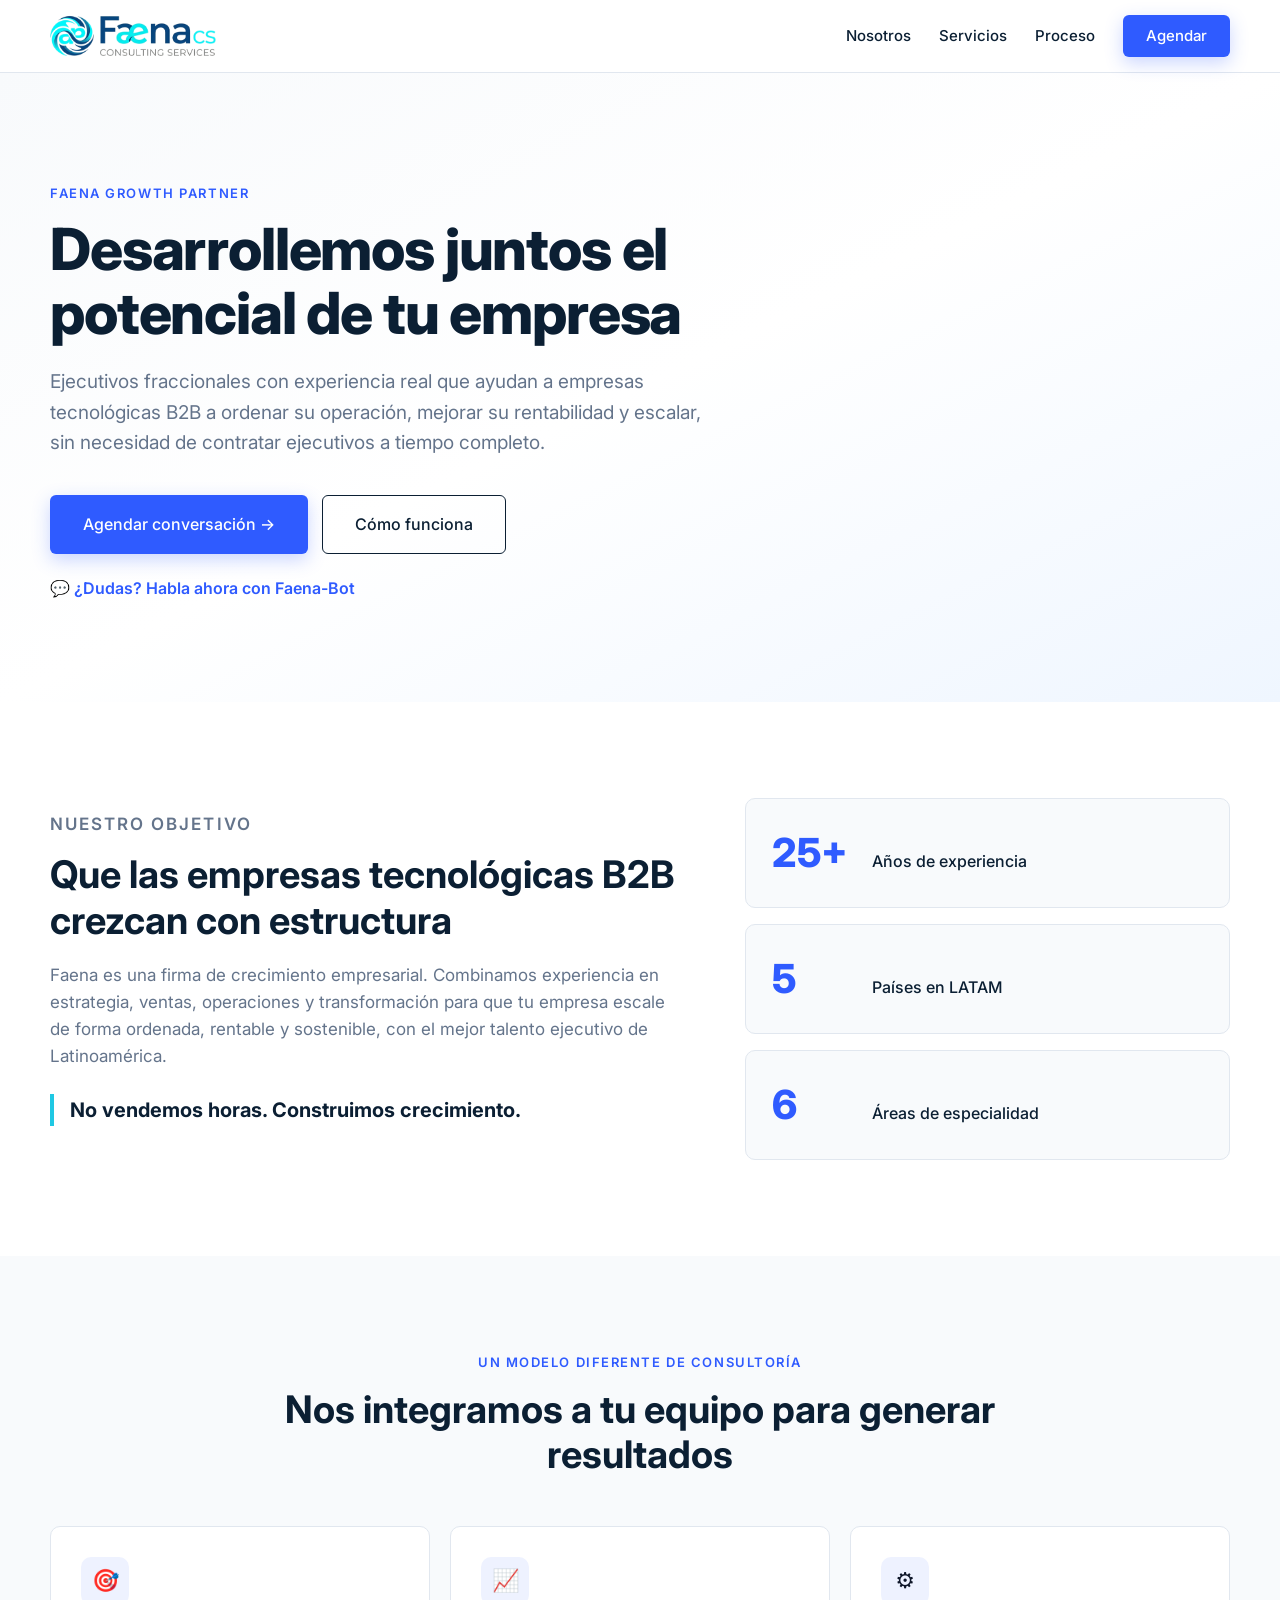
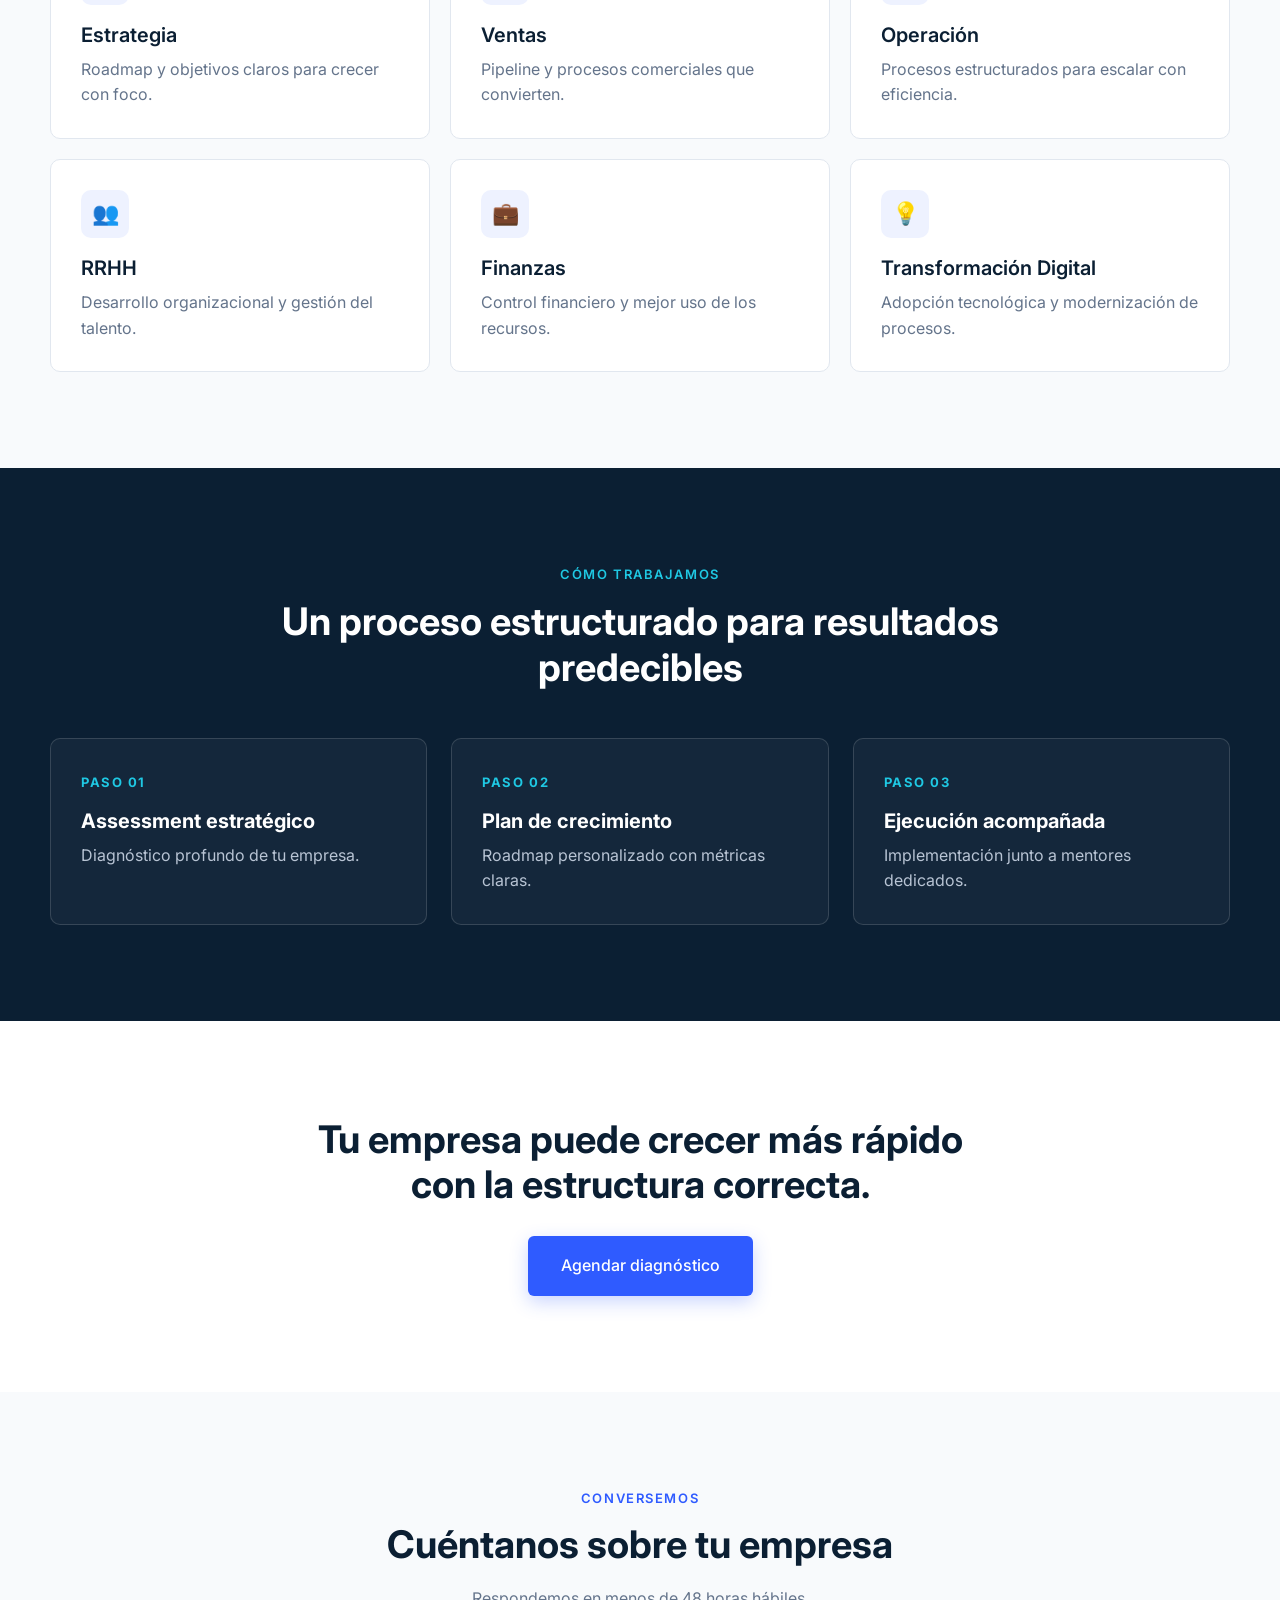
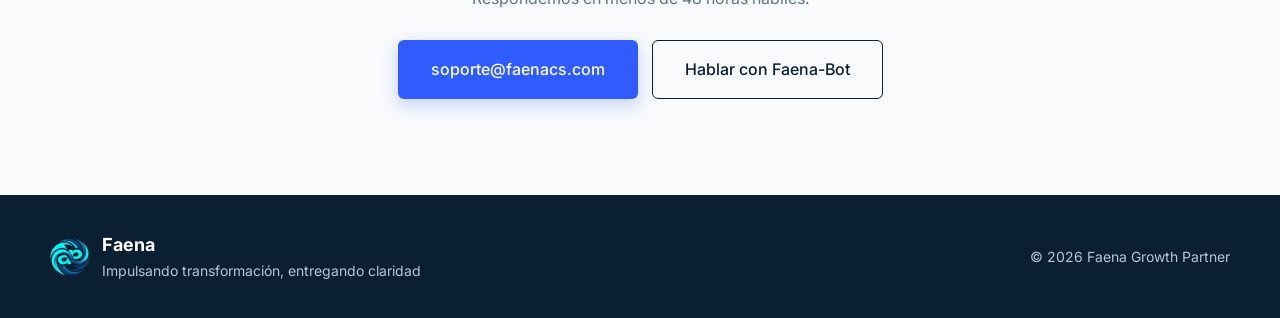
<file: index.html>
<!doctype html>
<html lang="es">
<head>
  <meta charset="utf-8">
  <meta name="viewport" content="width=device-width, initial-scale=1">
  <title>Faena Growth Partner</title>
  <meta name="description" content="Mentores ejecutivos fraccionales para empresas tecnológicas B2B: estrategia, ventas, operación, RRHH, finanzas y transformación digital.">
  <link rel="icon" href="/img/favicon.ico" sizes="48x48">
  <link rel="icon" href="/img/favicon-32.png" type="image/png" sizes="32x32">
  <link rel="icon" href="/img/favicon-16.png" type="image/png" sizes="16x16">
  <link rel="apple-touch-icon" href="/img/apple-touch-icon.png">
  <meta name="theme-color" content="#0B1F33">
  <link rel="preconnect" href="https://fonts.googleapis.com">
  <link rel="preconnect" href="https://fonts.gstatic.com" crossorigin>
  <link href="https://fonts.googleapis.com/css2?family=Inter:wght@400;500;600;700;800&display=swap" rel="stylesheet">
  <link rel="stylesheet" href="/css/styles.css">
</head>
<body>
  <header class="top">
    <div class="container nav">
      <a class="brand" href="/" aria-label="Faena CS - Consulting Services">
        <img src="/img/faena-symbol.png" alt="" width="44" height="44">
        <img src="/img/faena-wordmark.png" alt="Faena CS" width="116" height="40">
      </a>
      <nav>
        <a href="#objetivo">Nosotros</a>
        <a href="#servicios">Servicios</a>
        <a href="#proceso">Proceso</a>
        <a class="btn primary sm" href="#contacto">Agendar</a>
      </nav>
    </div>
  </header>

  <main>
    <section class="hero">
      <div class="container">
        <p class="eyebrow">Faena Growth Partner</p>
        <h1>Desarrollemos juntos el potencial de tu empresa</h1>
        <p class="lead">Ejecutivos fraccionales con experiencia real que ayudan a empresas tecnológicas B2B a ordenar su operación, mejorar su rentabilidad y escalar, sin necesidad de contratar ejecutivos a tiempo completo.</p>
        <div class="actions">
          <a class="btn primary" href="#contacto">Agendar conversación →</a>
          <a class="btn outline" href="#proceso">Cómo funciona</a>
        </div>
        <button class="chat-link" type="button" data-open-assistant>💬 ¿Dudas? Habla ahora con Faena-Bot</button>
      </div>
    </section>

    <section id="objetivo" class="section white">
      <div class="container about">
        <div>
          <p class="eyebrow">Nuestro objetivo</p>
          <h2>Que las empresas tecnológicas B2B crezcan con estructura</h2>
          <p>Faena es una firma de crecimiento empresarial. Combinamos experiencia en estrategia, ventas, operaciones y transformación para que tu empresa escale de forma ordenada, rentable y sostenible, con el mejor talento ejecutivo de Latinoamérica.</p>
          <p class="quote">No vendemos horas. Construimos crecimiento.</p>
        </div>
        <div class="stats">
          <div class="stat"><strong>25+</strong><span>Años de experiencia</span></div>
          <div class="stat"><strong>5</strong><span>Países en LATAM</span></div>
          <div class="stat"><strong>6</strong><span>Áreas de especialidad</span></div>
        </div>
      </div>
    </section>

    <section id="servicios" class="section soft">
      <div class="container">
        <div class="head">
          <p class="eyebrow">Un modelo diferente de consultoría</p>
          <h2>Nos integramos a tu equipo para generar resultados</h2>
        </div>
        <div class="cards">
          <article class="card"><span class="icon">🎯</span><h3>Estrategia</h3><p>Roadmap y objetivos claros para crecer con foco.</p></article>
          <article class="card"><span class="icon">📈</span><h3>Ventas</h3><p>Pipeline y procesos comerciales que convierten.</p></article>
          <article class="card"><span class="icon">⚙️</span><h3>Operación</h3><p>Procesos estructurados para escalar con eficiencia.</p></article>
          <article class="card"><span class="icon">👥</span><h3>RRHH</h3><p>Desarrollo organizacional y gestión del talento.</p></article>
          <article class="card"><span class="icon">💼</span><h3>Finanzas</h3><p>Control financiero y mejor uso de los recursos.</p></article>
          <article class="card"><span class="icon">💡</span><h3>Transformación Digital</h3><p>Adopción tecnológica y modernización de procesos.</p></article>
        </div>
      </div>
    </section>

    <section id="proceso" class="section navy">
      <div class="container">
        <div class="head">
          <p class="eyebrow light">Cómo trabajamos</p>
          <h2>Un proceso estructurado para resultados predecibles</h2>
        </div>
        <ol class="steps">
          <li><span>Paso 01</span><h3>Assessment estratégico</h3><p>Diagnóstico profundo de tu empresa.</p></li>
          <li><span>Paso 02</span><h3>Plan de crecimiento</h3><p>Roadmap personalizado con métricas claras.</p></li>
          <li><span>Paso 03</span><h3>Ejecución acompañada</h3><p>Implementación junto a mentores dedicados.</p></li>
        </ol>
      </div>
    </section>

    <section class="section white">
      <div class="container cta">
        <h2>Tu empresa puede crecer más rápido con la estructura correcta.</h2>
        <a class="btn primary" href="#contacto">Agendar diagnóstico</a>
      </div>
    </section>

    <section id="contacto" class="section soft">
      <div class="container contact">
        <p class="eyebrow">Conversemos</p>
        <h2>Cuéntanos sobre tu empresa</h2>
        <p>Respondemos en menos de 48 horas hábiles.</p>
        <div class="actions center">
          <a class="btn primary" href="mailto:soporte@faenacs.com">soporte@faenacs.com</a>
          <button class="btn outline" type="button" data-open-assistant>Hablar con Faena-Bot</button>
        </div>
      </div>
    </section>
  </main>

  <footer class="footer">
    <div class="container foot">
      <div class="foot-brand">
        <img src="/img/faena-symbol.png" alt="" width="40" height="40">
        <div><strong>Faena</strong><span>Impulsando transformación, entregando claridad</span></div>
      </div>
      <div class="foot-copy">© <span id="year">2026</span> Faena Growth Partner</div>
    </div>
  </footer>

  <script>
    document.getElementById('year').textContent = new Date().getFullYear();
    document.querySelectorAll('[data-open-assistant]').forEach(b => b.addEventListener('click', () => window.omlxAssistant?.open()));
  </script>
  <!-- Asistente IA (proyecto asistente-ia): su configuración está en el servidor, sitios/web-vercel-zeta-red.vercel.app.md -->
  <script src="https://asistente-ia.faenabot.stream/embed.js" defer></script>
</body>
</html>
</file>
<file: css/styles.css>
/* Look & feel de faenacs.com: azul marino + azul eléctrico, Inter, esquinas de 6px */
:root {
  --navy: #0b1f33;
  --blue: #2f5bff;
  --blue-dark: #1f47e0;
  --cyan: #1fc8e3;
  --text: #0f1729;
  --muted: #64748b;
  --bg: #f9fafb;
  --soft: #f8fafc;
  --white: #ffffff;
  --border: #e1e7ef;
  --radius: 6px;
}

* { box-sizing: border-box; }
html { scroll-behavior: smooth; scroll-padding-top: 76px; }
body {
  margin: 0;
  font-family: Inter, system-ui, -apple-system, "Segoe UI", sans-serif;
  background: var(--bg);
  color: var(--text);
  line-height: 1.6;
}
a { color: inherit; }
img { display: block; }
.container { width: min(1180px, 100% - 32px); margin-inline: auto; }

/* Cabecera */
.top {
  position: sticky; top: 0; z-index: 10;
  background: rgba(255, 255, 255, .92);
  backdrop-filter: blur(10px);
  border-bottom: 1px solid var(--border);
}
.nav { display: flex; align-items: center; justify-content: space-between; height: 72px; }
.brand { display: flex; align-items: center; gap: 6px; text-decoration: none; }
.nav nav { display: flex; align-items: center; gap: 28px; }
.nav nav a:not(.btn) { text-decoration: none; color: var(--navy); font-weight: 500; font-size: 15px; }
.nav nav a:not(.btn):hover { color: var(--blue); }

/* Botones */
.btn {
  display: inline-block; padding: 16px 32px; border-radius: var(--radius);
  font-weight: 500; text-decoration: none; border: 1px solid transparent;
  transition: background .15s, color .15s, box-shadow .15s;
}
.btn.sm { padding: 8px 22px; font-size: 15px; }
.btn.primary { background: var(--blue); color: #fff; box-shadow: 0 6px 18px rgba(47, 91, 255, .25); }
.btn.primary:hover { background: var(--blue-dark); }
.btn.outline { border-color: var(--navy); color: var(--navy); background: transparent; }
.btn.outline:hover { background: var(--navy); color: #fff; }

/* Portada */
.hero {
  padding: 110px 0 100px;
  background: linear-gradient(to bottom right, #f8fafc, #ffffff, #eff6ff);
}
.eyebrow {
  color: var(--blue); font-weight: 600; text-transform: uppercase;
  letter-spacing: .12em; font-size: 13px; margin: 0 0 14px;
}
.eyebrow.light { color: var(--cyan); }
h1, h2, h3 { color: var(--navy); }
h1 { font-size: clamp(36px, 5.4vw, 58px); line-height: 1.1; margin: 0 0 22px; max-width: 820px; letter-spacing: -0.02em; font-weight: 800; }
.lead { font-size: clamp(17px, 2vw, 19px); color: var(--muted); max-width: 680px; margin: 0 0 36px; }
.actions { display: flex; gap: 14px; flex-wrap: wrap; }

/* Secciones */
.section { padding: 96px 0; }
.section.white { background: var(--white); }
.section.soft { background: var(--soft); }
.section.navy { background: var(--navy); }
.section.navy h2, .section.navy h3 { color: #fff; }
h2 { font-size: clamp(28px, 3.6vw, 38px); line-height: 1.2; margin: 0 0 18px; font-weight: 700; }
.head { text-align: center; max-width: 720px; margin: 0 auto 48px; }

/* Objetivo */
.about { display: grid; grid-template-columns: 1.3fr 1fr; gap: 64px; align-items: center; }
.about p { color: var(--muted); font-size: 17px; }
.about .quote {
  color: var(--navy); font-weight: 700; font-size: 20px; margin-top: 24px;
  padding-left: 16px; border-left: 4px solid var(--cyan);
}
.stats { display: grid; gap: 16px; }
.stat {
  display: flex; align-items: baseline; gap: 16px;
  background: var(--soft); border: 1px solid var(--border); border-radius: 10px; padding: 22px 26px;
}
.stat strong { font-size: 40px; color: var(--blue); font-weight: 800; min-width: 84px; }
.stat span { color: var(--navy); font-weight: 500; }

/* Servicios */
.cards { display: grid; grid-template-columns: repeat(3, minmax(0, 1fr)); gap: 20px; }
.card {
  background: var(--white); border: 1px solid var(--border); border-radius: 10px; padding: 30px;
  transition: box-shadow .2s, transform .2s;
}
.card:hover { box-shadow: 0 16px 34px rgba(11, 31, 51, .08); transform: translateY(-2px); }
.card h3 { margin: 14px 0 6px; font-size: 20px; font-weight: 600; }
.card p { margin: 0; color: var(--muted); }
.icon {
  display: inline-grid; place-items: center; width: 48px; height: 48px; font-size: 22px;
  border-radius: 10px; background: #eef2ff;
}

/* Proceso */
.steps { list-style: none; padding: 0; margin: 0; display: grid; grid-template-columns: repeat(3, minmax(0, 1fr)); gap: 24px; }
.steps li { border: 1px solid rgba(255, 255, 255, .14); border-radius: 10px; padding: 30px; background: rgba(255, 255, 255, .04); }
.steps span { color: var(--cyan); font-weight: 700; font-size: 13px; letter-spacing: .12em; text-transform: uppercase; }
.steps h3 { margin: 10px 0 6px; font-size: 20px; }
.steps p { margin: 0; color: #b8c4d4; }

/* Llamado a la acción y contacto */
.cta, .contact { text-align: center; }
.cta h2 { max-width: 680px; margin: 0 auto 28px; }
.contact p:not(.eyebrow) { color: var(--muted); margin: 0 0 28px; }

/* Pie */
.footer { background: var(--navy); color: #b8c4d4; padding: 36px 0; font-size: 14px; }
.foot { display: flex; align-items: center; justify-content: space-between; gap: 20px; flex-wrap: wrap; }
.foot-brand { display: flex; align-items: center; gap: 12px; }
.foot-brand strong { display: block; color: #fff; font-size: 18px; }

@media (max-width: 900px) {
  .about { grid-template-columns: minmax(0, 1fr); gap: 40px; }
  .cards { grid-template-columns: repeat(2, minmax(0, 1fr)); }
  .steps { grid-template-columns: minmax(0, 1fr); }
}
@media (max-width: 640px) {
  .nav nav a:not(.btn) { display: none; }
  .cards { grid-template-columns: minmax(0, 1fr); }
  .hero { padding: 72px 0 64px; }
  .section { padding: 72px 0; }
  .actions .btn { flex: 1 1 100%; text-align: center; }
}

/* Enlaces que abren el asistente */
.chat-link {
  margin-top: 22px; padding: 0; border: 0; background: none; cursor: pointer;
  font: inherit; font-weight: 600; color: var(--blue);
}
.chat-link:hover { text-decoration: underline; }
.actions.center { justify-content: center; }
button.btn { font: inherit; font-weight: 500; cursor: pointer; }
</file>
